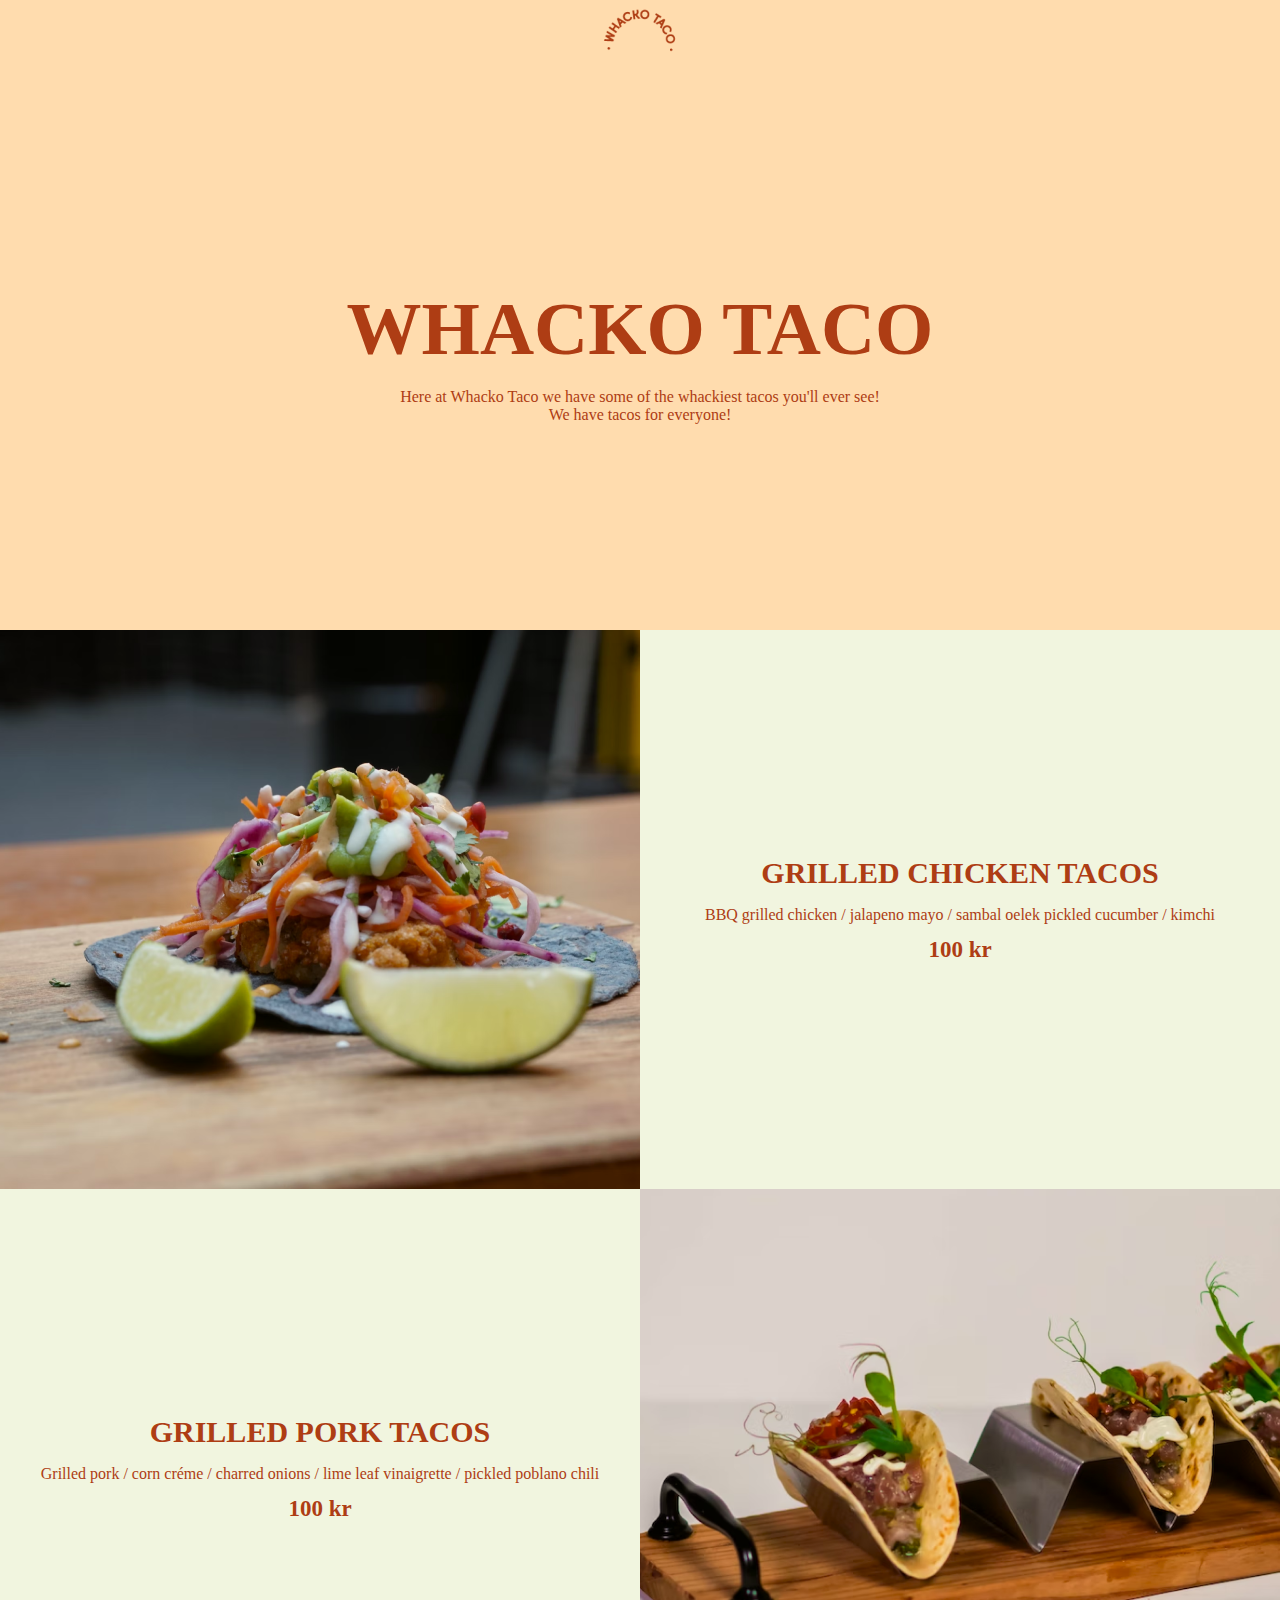
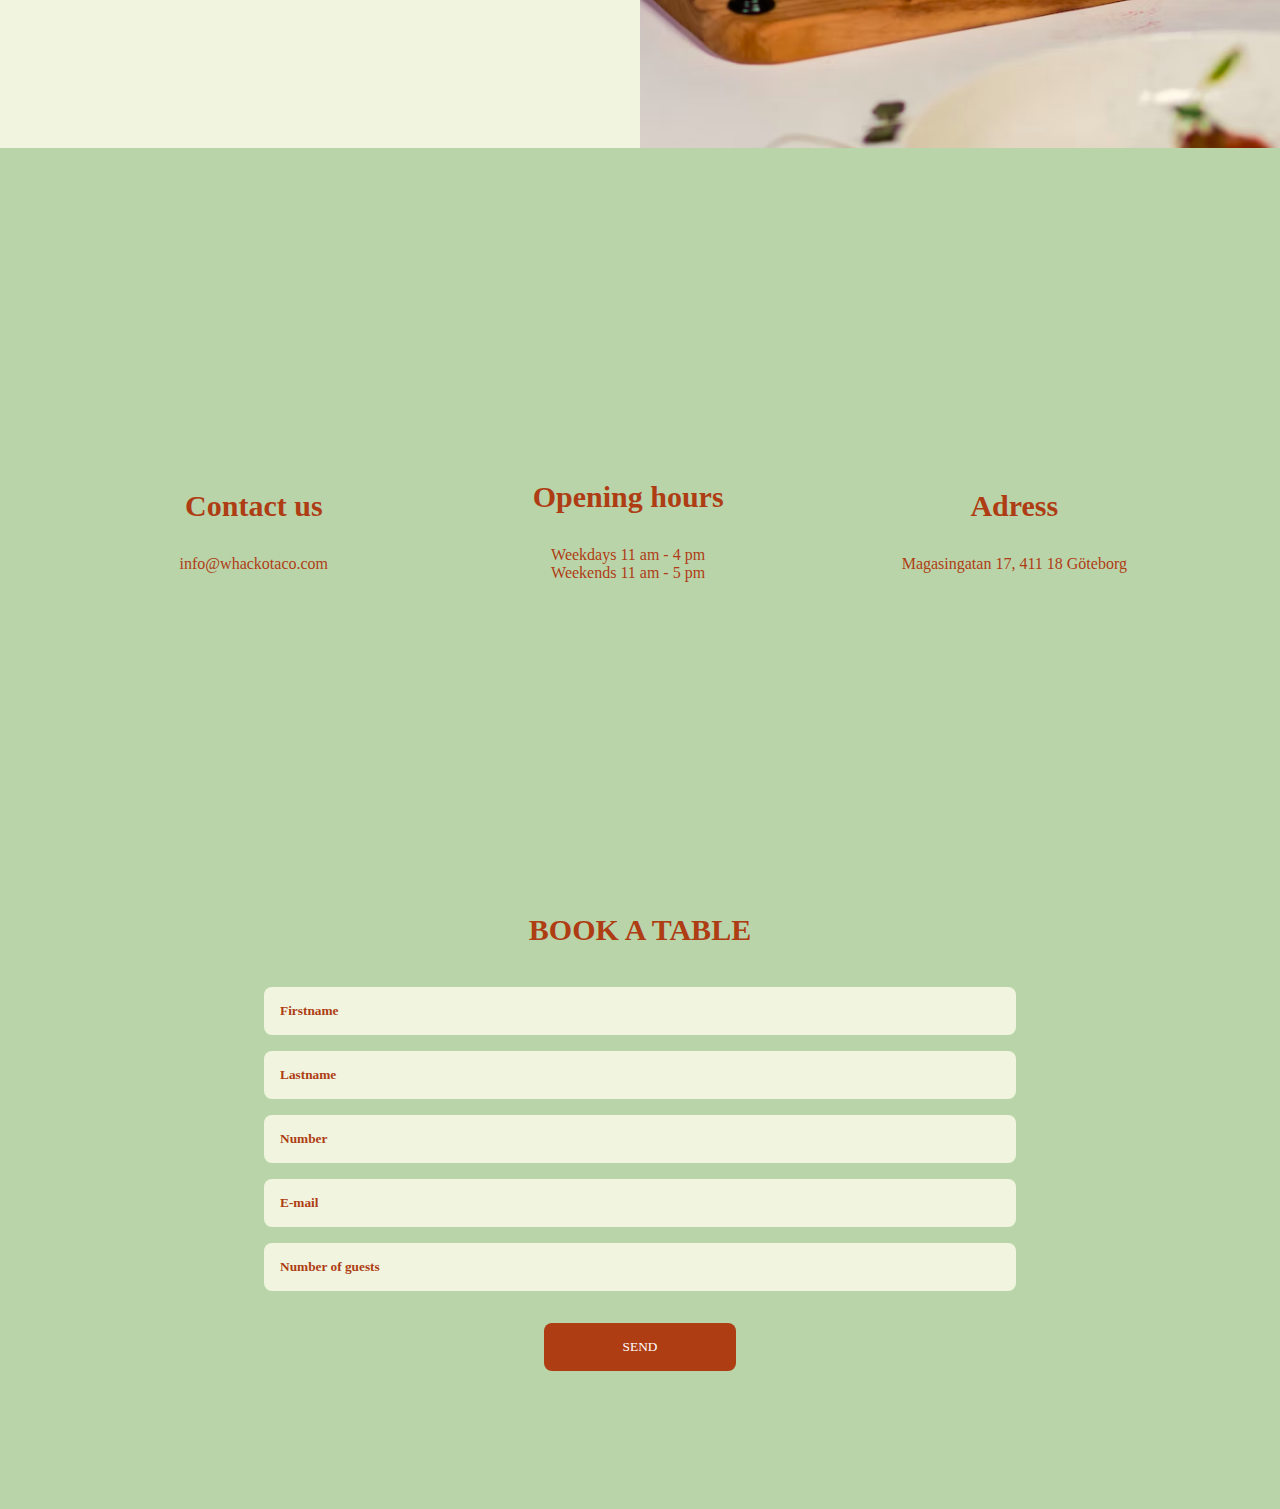
<file: index.html>
<!DOCTYPE html>
<html lang="en">
  <head>
    <meta charset="UTF-8" />
    <meta http-equiv="X-UA-Compatible" content="IE=edge" />
    <meta name="viewport" content="width=device-width, initial-scale=1.0" />
    <link rel="stylesheet" href="styles.css" />
    <title>Whacko Taco</title>
  </head>
  <body>
    <div class="main-div">
      <div class="header-div">
        <header>
          <img src="images/whackotacologo.png" alt="Whacko Taco Logo" />
        </header>
      </div>
      <div class="text-div">
        <h1>WHACKO TACO</h1>
        <p>Here at Whacko Taco we have some of the whackiest tacos you'll ever see! <br>
        We have tacos for everyone!</p>
      </div>
      <div class="taco1-div">
        <img
          class="foodimg"
          src="images/chicken-taco.png"
          alt="Chicken Taco"
        />
        <div class="foodtext-div">
          <h3>GRILLED CHICKEN TACOS</h4>
          <p>
            BBQ grilled chicken / jalapeno mayo / sambal oelek pickled cucumber
            / kimchi
          </p>
          <h4>100 kr</h4>
        </div>
      </div>
      <div class="taco2-div">
        <img
          class="foodimg"
          src="images/pork-taco.png"
          alt="Pork Taco"
        />
        <div class="foodtext-div">
          <h3>GRILLED PORK TACOS</h4>
          <p>
            Grilled pork / corn créme / charred onions / lime leaf vinaigrette / pickled poblano chili
          </p>
          <h4>100 kr</h4>
        </div>
      </div>
      <div class="footer-div">
        <div>
        <h2>Contact us</h2>
        <p>info@whackotaco.com</p>
      </div>
        <div>
        <h2>Opening hours</h2>
        <p>Weekdays 11 am - 4 pm</p>
        <p>Weekends 11 am - 5 pm</p>
      </div>
      <div>
        <h2>Adress</h2>
        <p>Magasingatan 17, 411 18 Göteborg</p>
      </div>
      </div>
      <div class="booking-div">
    <h2>BOOK A TABLE</h2>
        <input type="text" name="Firstname" id="firstname" placeholder="Firstname">
        <input type="text" name="Lastname" id="lastname" placeholder="Lastname">
        <input type="number" name="Number" id="number" placeholder="Number">
        <input type="text" name="E-mail" id="e-mail" placeholder="E-mail">
        <input type="number" name="Number of guests" id="numberofguests" placeholder="Number of guests">
        <button>SEND
        </button>
   </div>
      
    </div>
  </body>
</html>
</file>
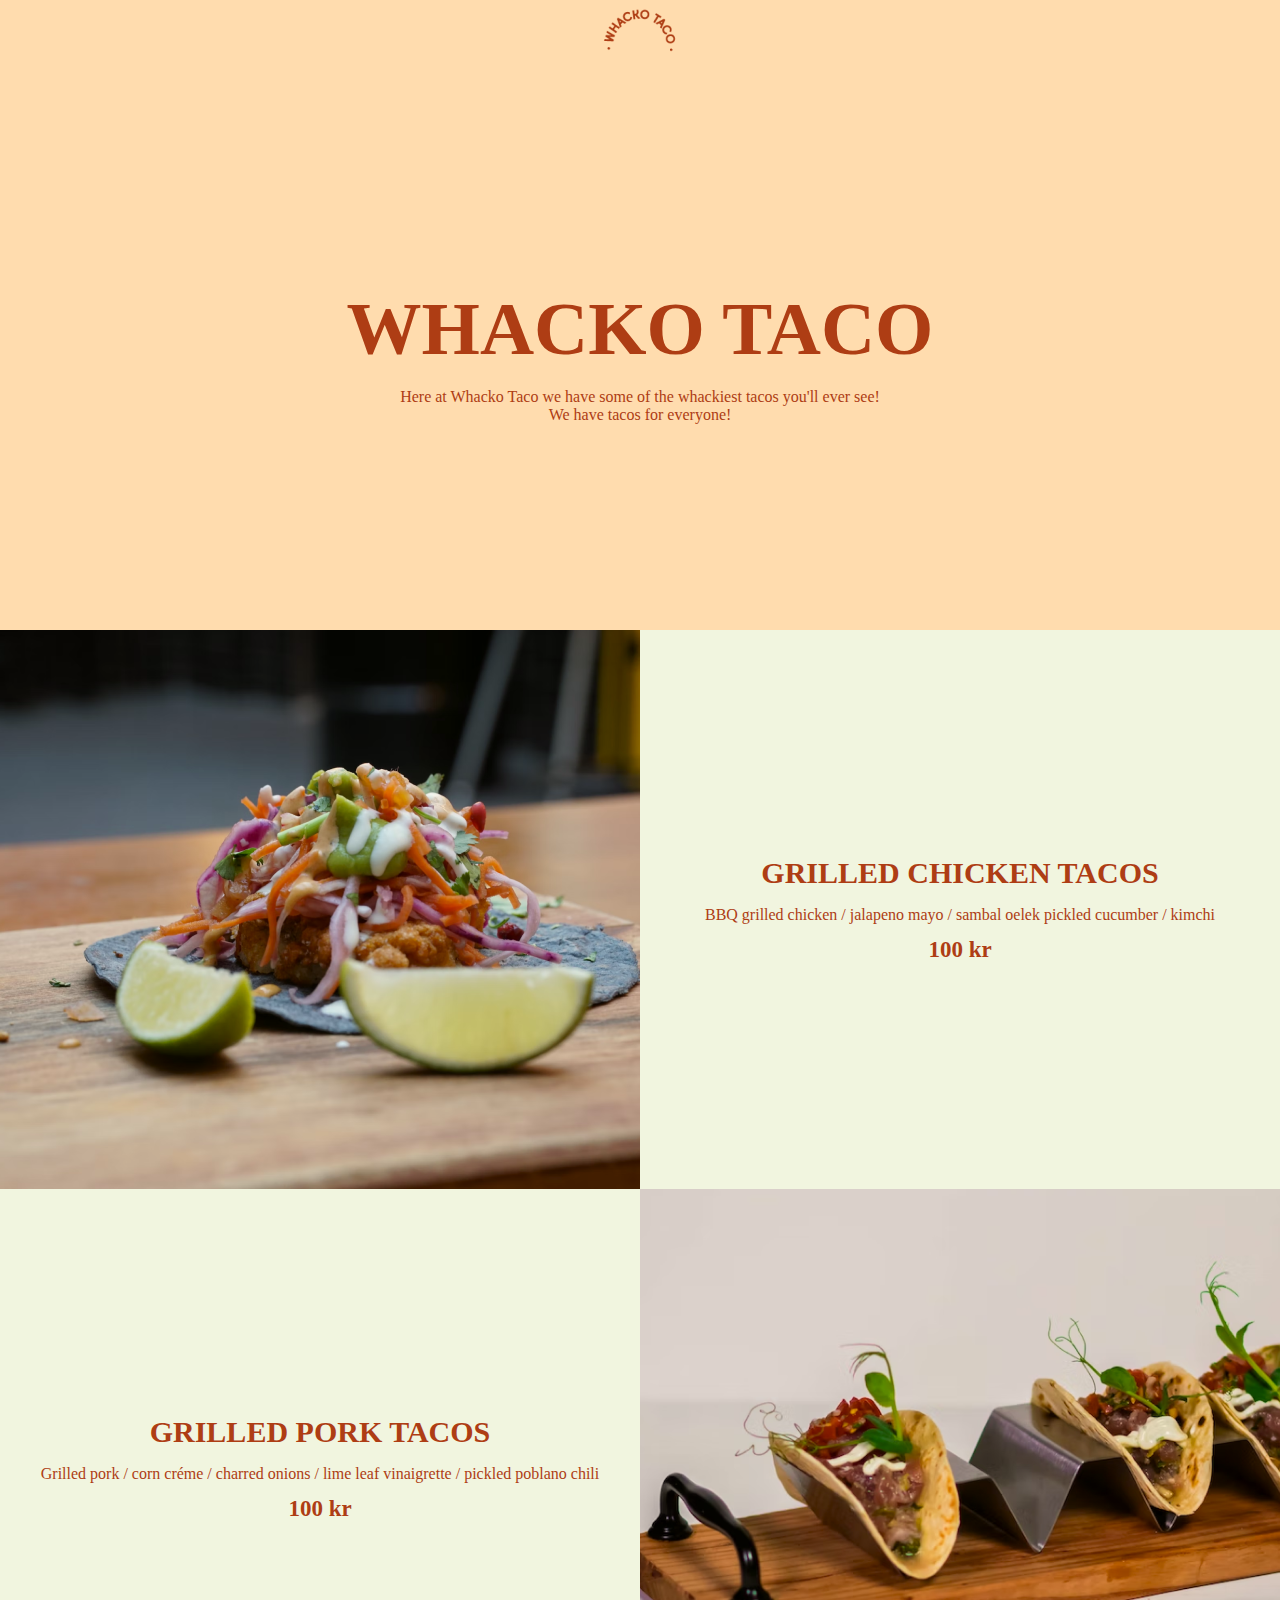
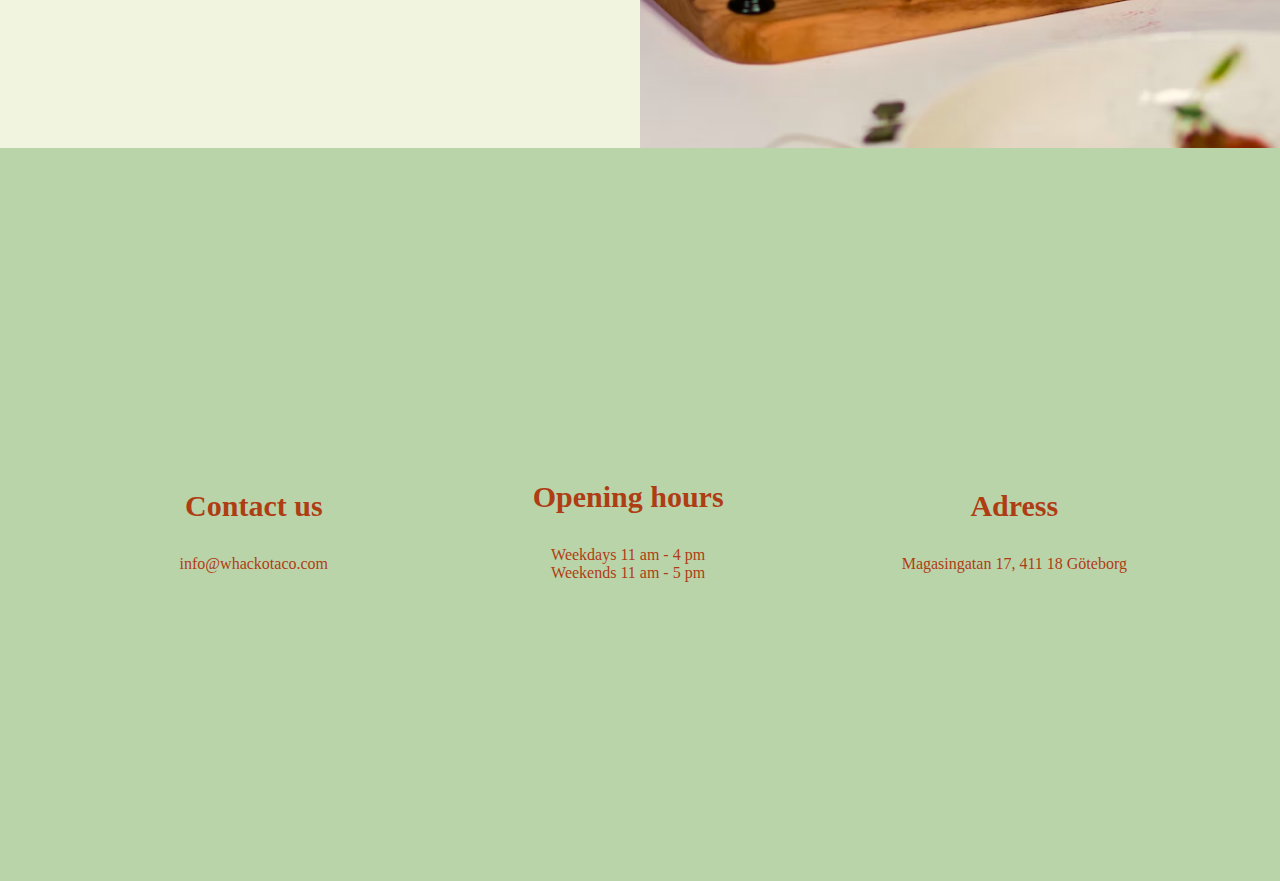
<file: main.html>
<!DOCTYPE html>
<html lang="en">
  <head>
    <meta charset="UTF-8" />
    <meta http-equiv="X-UA-Compatible" content="IE=edge" />
    <meta name="viewport" content="width=device-width, initial-scale=1.0" />
    <link rel="stylesheet" href="styles.css" />
    <title>Whacko Taco</title>
  </head>
  <body>
    <div class="main-div">
      <div class="header-div">
        <header>
          <img src="images/whackotacologo.png" alt="Whacko Taco Logo" />
        </header>
      </div>
      <div class="text-div">
        <h1>WHACKO TACO</h1>
        <p>Here at Whacko Taco we have some of the whackiest tacos you'll ever see! <br>
        We have tacos for everyone!</p>
      </div>
      <div class="taco1-div">
        <img
          class="foodimg"
          src="images/chicken-taco.png"
          alt="Chicken Taco"
        />
        <div class="foodtext-div">
          <h3>GRILLED CHICKEN TACOS</h4>
          <p>
            BBQ grilled chicken / jalapeno mayo / sambal oelek pickled cucumber
            / kimchi
          </p>
          <h4>100 kr</h4>
        </div>
      </div>
      <div class="taco2-div">
        <img
          class="foodimg"
          src="images/pork-taco.png"
          alt="Pork Taco"
        />
        <div class="foodtext-div">
          <h3>GRILLED PORK TACOS</h4>
          <p>
            Grilled pork / corn créme / charred onions / lime leaf vinaigrette / pickled poblano chili
          </p>
          <h4>100 kr</h4>
        </div>
      </div>
      <div class="footer-div">
        <div>
        <h2>Contact us</h2>
        <p>info@whackotaco.com</p>
      </div>
        <div>
        <h2>Opening hours</h2>
        <p>Weekdays 11 am - 4 pm</p>
        <p>Weekends 11 am - 5 pm</p>
      </div>
      <div>
        <h2>Adress</h2>
        <p>Magasingatan 17, 411 18 Göteborg</p>
      </div>
      </div>
      
    </div>
  </body>
</html>
</file>
<file: styles.css>
* { 
    margin: 0;
    padding: 0;
    font-family: 'Cy', 'Circular Std Medium';
}


.header-div {
    display: flex;
    justify-content: center;
    background-color: #FFDCAE;
    height: 72px;
    padding-top: 0.5rem;
}

.text-div {
    display: flex;
    flex-direction: column;
    justify-content: center;
    height: 550px;
    background-color: #FFDCAE;
    text-align: center;
    
    
}

.taco1-div {
    display: flex;
    flex-direction: row;
    background-color: #F1F5DF;
    height: 559px;
 
    
}
   
.foodimg {
    height: auto;
    width: 50%;
    object-fit: cover;

}

 .foodtext-div {
    display: flex;
    flex-direction: column;
    justify-content: center;
    width: 50%;
    text-align: center;
}

.taco2-div {
    display: flex;
    flex-direction: row-reverse;
    background-color: #F1F5DF;
    height: 559px;
}

.footer-div {
    display: flex;
    justify-content: space-around;
    height: 573px;
    align-items: center;
    text-align: center;
    padding: 5rem;
    background-color: #BAD4AA;
}

.booking-div {
    display: flex;
    flex-direction: column;
    height: 500px;
    padding-bottom: 8rem;
    align-items: center;
    text-align: center;
    background-color: #BAD4AA;
}

input {
    padding: 1rem;
    margin: 0.5rem;
    border-radius: 0.5rem;
    border-style: none;
    width: 45rem;
    color: #AE3D14;
    background-color: #F1F5DF;
   
}

button {
    padding: 1rem;
    margin-bottom: 2rem;
    margin-top: 1.5rem;
    width: 12rem;
    border-radius: 0.5rem;
    border-style: none;
    background-color: #AE3D14;
    color: white;

}

::placeholder {
    color: #AE3D14;
    font-weight: 600;
 
}


    h1 {
        font-family: 'Cy';
        font-size: 75px;
        color: #AE3D14;
        padding-bottom: 1rem;
       
    }
    h2 {
        font-family: 'Cy';
        font-size: 30px;
        color: #AE3D14;
        padding: 2rem;
    }
    h3 {
        font-family: 'Cy';
        font-size: 30px;
        padding-bottom: 1rem;
        color: #AE3D14;
    }
    h4 {
        font-family: 'Circular Std Medium';
        padding-top: 0.8rem;
        font-weight: 600;
        font-size: 23px;
        color: #AE3D14;
    }
    p {
        font-family: 'Circular Std Medium';
        font-weight: 500;
        color: #AE3D14;
    }
</file>
